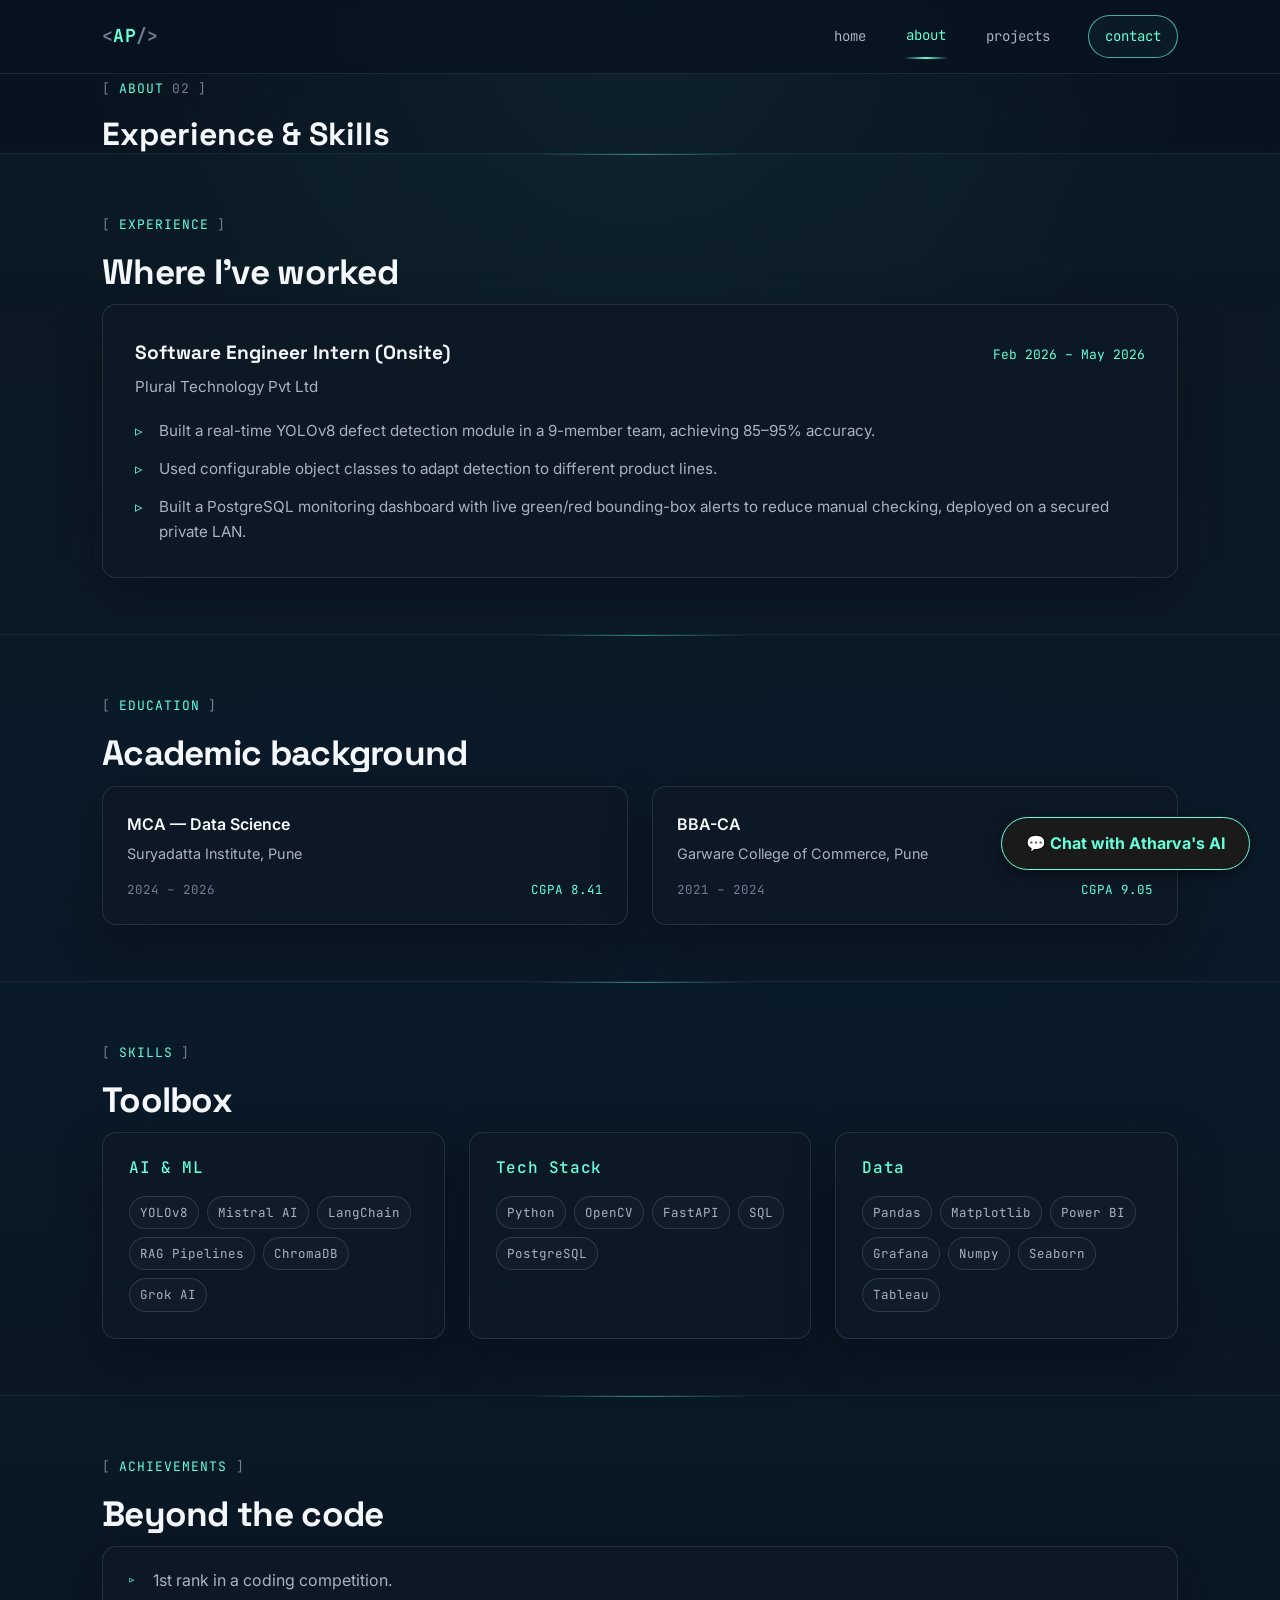
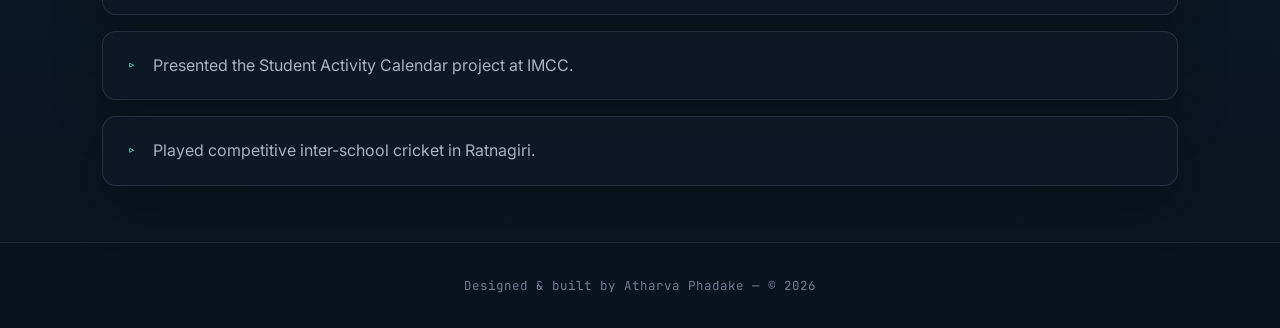
<file: frontend/about.html>
<!DOCTYPE html>
<html lang="en">
<head>
  <meta charset="UTF-8" />
  <meta name="viewport" content="width=device-width, initial-scale=1.0" />
  <title>About — Atharva Phadake</title>
  <meta name="description" content="Experience, education, skills, and achievements of Atharva Phadake." />
  <link rel="preconnect" href="https://fonts.googleapis.com" />
  <link rel="preconnect" href="https://fonts.gstatic.com" crossorigin />
  <link href="https://fonts.googleapis.com/css2?family=Space+Grotesk:wght@500;600;700&family=Inter:wght@400;500;600&family=JetBrains+Mono:wght@400;500&display=swap" rel="stylesheet" />
  <link rel="stylesheet" href="style.css" />
  <!-- <link rel="stylesheet" href="theme.css" /> -->
</head>
<body>

  <header class="navbar">
    <div class="nav-container">
      <a href="index.html" class="nav-logo"><span class="bracket">&lt;</span>AP<span class="bracket">/&gt;</span></a>
      <button class="nav-toggle" id="navToggle" aria-label="Toggle navigation menu" aria-expanded="false" aria-controls="navLinks">
        <span></span><span></span><span></span>
      </button>
      <nav class="nav-links" id="navLinks">
        <a href="index.html">home</a>
        <a href="about.html" class="active">about</a>
        <a href="projects.html">projects</a>
        <a href="contact.html" class="nav-cta">contact</a>
      </nav>
    </div>
  </header>

  <main>
    <div class="container page-header">
      <span class="tag">about <span class="confidence">02</span></span>
      <h1>Experience &amp; Skills</h1>
    </div>

    <section class="section">
      <div class="container">
        <span class="tag">experience</span>
        <h2 class="section-heading">Where I've worked</h2>

        <div class="exp-card">
          <div class="exp-top">
            <span class="exp-role">Software Engineer Intern (Onsite)</span>
            <span class="exp-date">Feb 2026 – May 2026</span>
          </div>
          <p class="exp-org">Plural Technology Pvt Ltd</p>
          <ul class="exp-list">
            <li>Built a real-time YOLOv8 defect detection module in a 9-member team, achieving 85–95% accuracy.</li>
            <li>Used configurable object classes to adapt detection to different product lines.</li>
            <li>Built a PostgreSQL monitoring dashboard with live green/red bounding-box alerts to reduce manual checking, deployed on a secured private LAN.</li>
          </ul>
        </div>
      </div>
    </section>

    <section class="section">
      <div class="container">
        <span class="tag">education</span>
        <h2 class="section-heading">Academic background</h2>

        <div class="edu-grid">
          <div class="edu-card">
            <p class="edu-degree">MCA — Data Science</p>
            <p class="edu-school">Suryadatta Institute, Pune</p>
            <div class="edu-meta">
              <span>2024 – 2026</span>
              <span class="score">CGPA 8.41</span>
            </div>
          </div>
          <div class="edu-card">
            <p class="edu-degree">BBA-CA</p>
            <p class="edu-school">Garware College of Commerce, Pune</p>
            <div class="edu-meta">
              <span>2021 – 2024</span>
              <span class="score">CGPA 9.05</span>
            </div>
          </div>
        </div>
      </div>
    </section>

    <section class="section">
      <div class="container">
        <span class="tag">skills</span>
        <h2 class="section-heading">Toolbox</h2>

        <div class="skills-grid">
          <div class="skill-group">
            <h3>AI &amp; ML</h3>
            <div class="skill-tags">
              <span>YOLOv8</span>
              <span>Mistral AI</span>
              <span>LangChain</span>
              <span>RAG Pipelines</span>
              <span>ChromaDB</span>
              <span>Grok AI</span>
            </div>
          </div>
          <div class="skill-group">
            <h3>Tech Stack</h3>
            <div class="skill-tags">
              <span>Python</span>
              <span>OpenCV</span>
              <span>FastAPI</span>
              <span>SQL</span>
              <span>PostgreSQL</span>
            </div>
          </div>
          <div class="skill-group">
            <h3>Data</h3>
            <div class="skill-tags">
              <span>Pandas</span>
              <span>Matplotlib</span>
              <span>Power BI</span>
              <span>Grafana</span>
              <span>Numpy</span>
              <span>Seaborn</span>
              <span>Tableau</span>
            </div>
          </div>
        </div>
      </div>
    </section>

    <section class="section">
      <div class="container">
        <span class="tag">achievements</span>
        <h2 class="section-heading">Beyond the code</h2>

        <div class="achieve-list">
          <div class="achieve-item">
            <span class="achieve-mark">▹</span>
            <p>1st rank in a coding competition.</p>
          </div>
          <div class="achieve-item">
            <span class="achieve-mark">▹</span>
            <p>Presented the Student Activity Calendar project at IMCC.</p>
          </div>
          <div class="achieve-item">
            <span class="achieve-mark">▹</span>
            <p>Played competitive inter-school cricket in Ratnagiri.</p>
          </div>
        </div>
      </div>
    </section>
  </main>

  <footer class="site-footer">
    <p>Designed &amp; built by Atharva Phadake — &copy; 2026</p>
  </footer>

  <a href="index.html#chat-widget-container" id="chat-redirect-tag">
    💬 Chat with Atharva's AI
  </a>
  <script src="script.js"></script>
</body>
</html>
</file>
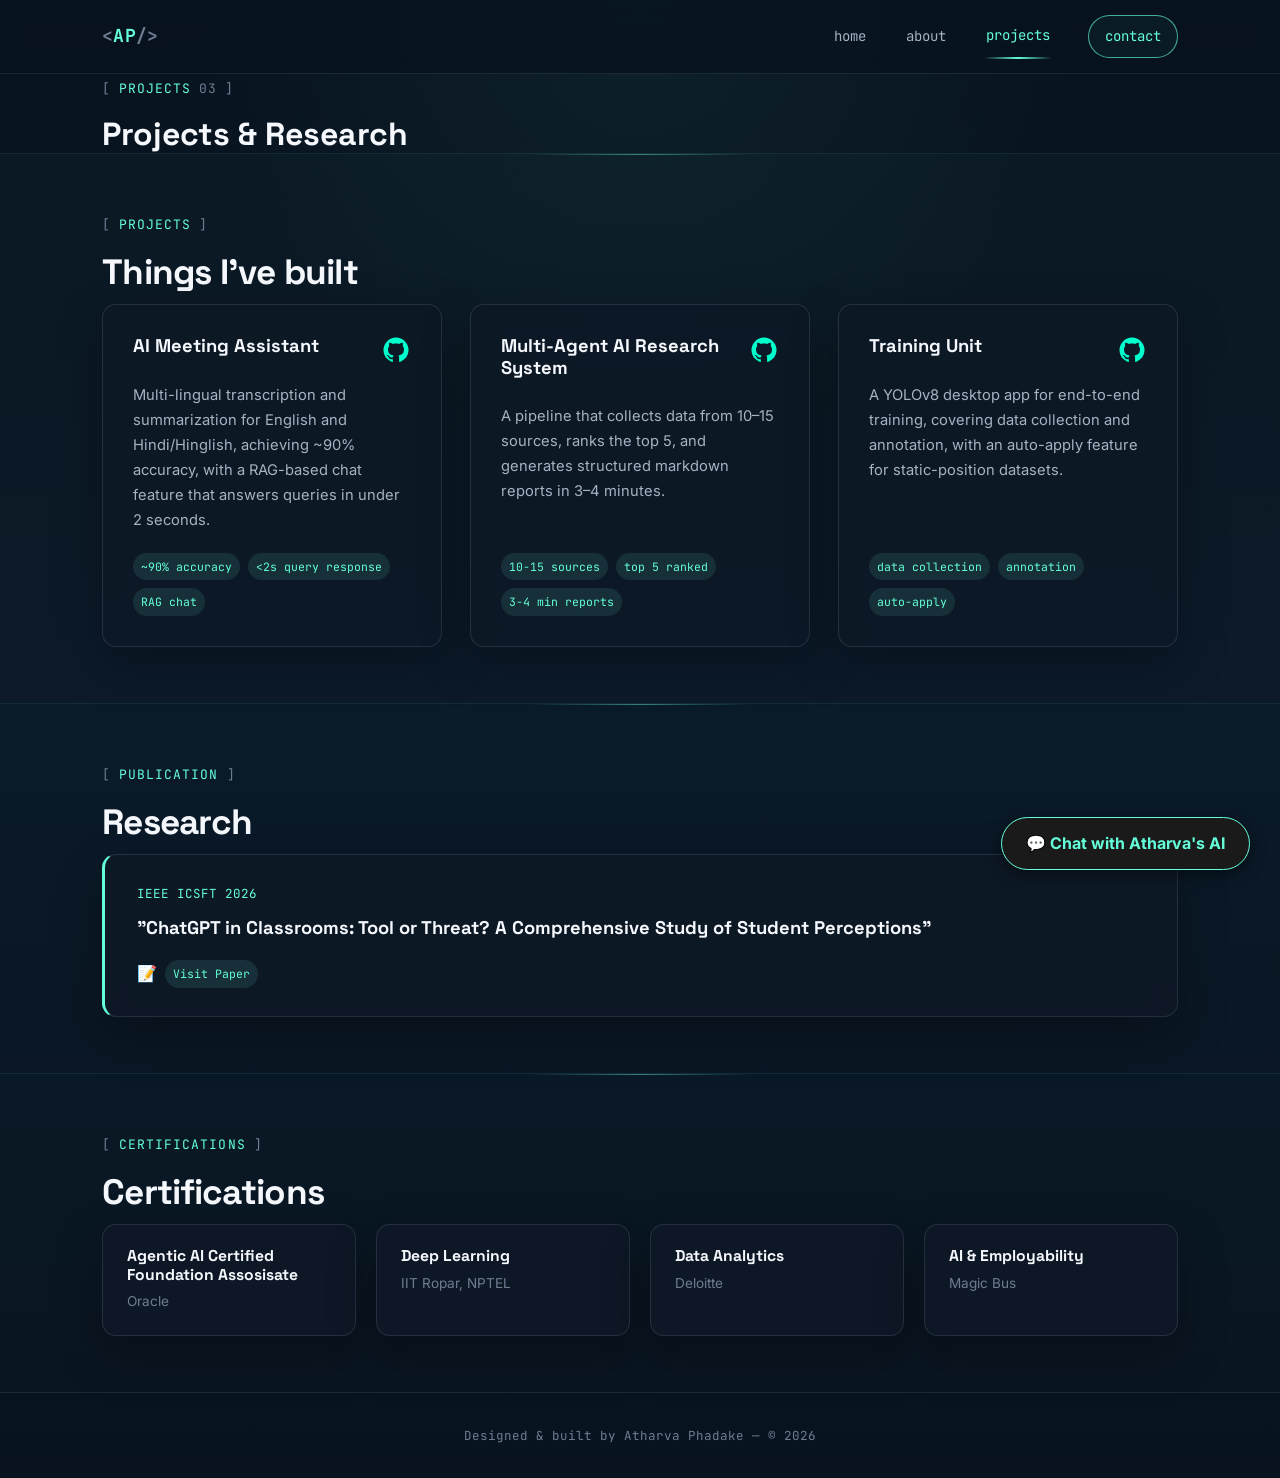
<file: frontend/projects.html>
<!DOCTYPE html>
<html lang="en">
<head>
  <meta charset="UTF-8" />
  <meta name="viewport" content="width=device-width, initial-scale=1.0" />
  <title>Projects — Atharva Phadake</title>
  <meta name="description" content="Projects, research, and certifications by Atharva Phadake." />
  <link rel="preconnect" href="https://fonts.googleapis.com" />
  <link rel="preconnect" href="https://fonts.gstatic.com" crossorigin />
  <link href="https://fonts.googleapis.com/css2?family=Space+Grotesk:wght@500;600;700&family=Inter:wght@400;500;600&family=JetBrains+Mono:wght@400;500&display=swap" rel="stylesheet" />
  <link rel="stylesheet" href="style.css" />
   <!-- <link rel="stylesheet" href="theme.css" /> -->
</head>
<body>

  <header class="navbar">
    <div class="nav-container">
      <a href="index.html" class="nav-logo"><span class="bracket">&lt;</span>AP<span class="bracket">/&gt;</span></a>
      <button class="nav-toggle" id="navToggle" aria-label="Toggle navigation menu" aria-expanded="false" aria-controls="navLinks">
        <span></span><span></span><span></span>
      </button>
      <nav class="nav-links" id="navLinks">
        <a href="index.html">home</a>
        <a href="about.html">about</a>
        <a href="projects.html" class="active">projects</a>
        <a href="contact.html" class="nav-cta">contact</a>
      </nav>
    </div>
  </header>

  <main>
    <div class="container page-header">
      <span class="tag">projects <span class="confidence">03</span></span>
      <h1>Projects &amp; Research</h1>
    </div>

    <section class="section">
      <div class="container">
        <span class="tag">projects</span>
        <h2 class="section-heading">Things I've built</h2>

        <div class="project-grid">
          <article class="project-card">
            <div class="project-top">
              <h3>AI Meeting Assistant</h3>
              <a href="https://github.com/phadake111/AI-Video-Assistant" class="project-git-link" target="_blank" rel="noopener noreferrer" aria-label="View source code on GitHub">
                <svg viewBox="0 0 24 24" width="30" height="30" aria-hidden="true"><path fill="currentColor" d="M12 2A10 10 0 0 0 2 12c0 4.42 2.87 8.17 6.84 9.5.5.08.66-.23.66-.5v-1.69c-2.77.6-3.36-1.34-3.36-1.34-.46-1.16-1.11-1.47-1.11-1.47-.9-.62.07-.6.07-.6 1 .07 1.53 1.03 1.53 1.03.9 1.52 2.34 1.07 2.91.83.1-.65.35-1.09.63-1.34-2.22-.25-4.55-1.11-4.55-4.94 0-1.1.38-2 1.03-2.71-.1-.25-.45-1.29.1-2.64 0 0 .84-.27 2.75 1.02.79-.22 1.65-.33 2.5-.33.85 0 1.71.11 2.5.33 1.91-1.29 2.75-1.02 2.75-1.02.55 1.35.2 2.39.1 2.64.65.71 1.03 1.6 1.03 2.71 0 3.84-2.34 4.68-4.57 4.93.36.31.68.92.68 1.85V21c0 .27.16.59.67.5C19.14 20.16 22 16.42 22 12A10 10 0 0 0 12 2z"/></svg>
              </a>
              <!-- <span class="project-glyph">◎</span> -->
            </div>
            <p>Multi-lingual transcription and summarization for English and Hindi/Hinglish, achieving ~90% accuracy, with a RAG-based chat feature that answers queries in under 2 seconds.</p>
            <div class="project-stats">
              <span>~90% accuracy</span>
              <span>&lt;2s query response</span>
              <span>RAG chat</span>
            </div>
          </article>

          <article class="project-card">
            <div class="project-top">
              <h3>Multi-Agent AI Research System</h3>
              <a href="https://github.com/phadake111/AI-Research-assistant" class="project-git-link" target="_blank" rel="noopener noreferrer" aria-label="View source code on GitHub">
                <svg viewBox="0 0 24 24" width="30" height="30" aria-hidden="true"><path fill="currentColor" d="M12 2A10 10 0 0 0 2 12c0 4.42 2.87 8.17 6.84 9.5.5.08.66-.23.66-.5v-1.69c-2.77.6-3.36-1.34-3.36-1.34-.46-1.16-1.11-1.47-1.11-1.47-.9-.62.07-.6.07-.6 1 .07 1.53 1.03 1.53 1.03.9 1.52 2.34 1.07 2.91.83.1-.65.35-1.09.63-1.34-2.22-.25-4.55-1.11-4.55-4.94 0-1.1.38-2 1.03-2.71-.1-.25-.45-1.29.1-2.64 0 0 .84-.27 2.75 1.02.79-.22 1.65-.33 2.5-.33.85 0 1.71.11 2.5.33 1.91-1.29 2.75-1.02 2.75-1.02.55 1.35.2 2.39.1 2.64.65.71 1.03 1.6 1.03 2.71 0 3.84-2.34 4.68-4.57 4.93.36.31.68.92.68 1.85V21c0 .27.16.59.67.5C19.14 20.16 22 16.42 22 12A10 10 0 0 0 12 2z"/></svg>
              </a>
              <!-- <span class="project-glyph">◎</span> -->
            </div>
            <p>A pipeline that collects data from 10–15 sources, ranks the top 5, and generates structured markdown reports in 3–4 minutes.</p>
            <div class="project-stats">
              <span>10-15 sources</span>
              <span>top 5 ranked</span>
              <span>3-4 min reports</span>
            </div>
          </article>

          <article class="project-card">
            <div class="project-top">
              <h3>Training Unit</h3>
              <a href="https://github.com/phadake111/Training-Unit" class="project-git-link" target="_blank" rel="noopener noreferrer" aria-label="View source code on GitHub">
                <svg viewBox="0 0 24 24" width="30" height="30" aria-hidden="true"><path fill="currentColor" d="M12 2A10 10 0 0 0 2 12c0 4.42 2.87 8.17 6.84 9.5.5.08.66-.23.66-.5v-1.69c-2.77.6-3.36-1.34-3.36-1.34-.46-1.16-1.11-1.47-1.11-1.47-.9-.62.07-.6.07-.6 1 .07 1.53 1.03 1.53 1.03.9 1.52 2.34 1.07 2.91.83.1-.65.35-1.09.63-1.34-2.22-.25-4.55-1.11-4.55-4.94 0-1.1.38-2 1.03-2.71-.1-.25-.45-1.29.1-2.64 0 0 .84-.27 2.75 1.02.79-.22 1.65-.33 2.5-.33.85 0 1.71.11 2.5.33 1.91-1.29 2.75-1.02 2.75-1.02.55 1.35.2 2.39.1 2.64.65.71 1.03 1.6 1.03 2.71 0 3.84-2.34 4.68-4.57 4.93.36.31.68.92.68 1.85V21c0 .27.16.59.67.5C19.14 20.16 22 16.42 22 12A10 10 0 0 0 12 2z"/></svg>
              </a>
              <!-- <span class="project-glyph">◎</span> -->
            </div>
            <p>A YOLOv8 desktop app for end-to-end training, covering data collection and annotation, with an auto-apply feature for static-position datasets.</p>
            <div class="project-stats">
              <span>data collection</span>
              <span>annotation</span>
              <span>auto-apply</span>
            </div>
          </article>
        </div>
      </div>
    </section>

    <section class="section">
      <div class="container">
        <span class="tag">publication</span>
        <h2 class="section-heading">Research</h2>

        <div class="pub-card">
          <span class="pub-venue">IEEE ICSFT 2026</span>
          <h3>"ChatGPT in Classrooms: Tool or Threat? A Comprehensive Study of Student Perceptions"</h3>

          <div class="project-stats">
            📝
            <span>
                <a href="https://doi.org/10.1109/ICSFT67370.2026.11566611" target="_blank">
                    Visit Paper
                </a>
            </span>
        </div>
        </div>
        
      </div>
    </section>

    <section class="section">
      <div class="container">
        <span class="tag">certifications</span>
        <h2 class="section-heading">Certifications</h2>

        <div class="cert-grid">
          <div class="cert-card">
            <h4>Agentic AI Certified Foundation Assosisate</h4>
            <p>Oracle</p>
          </div>
          <div class="cert-card">
            <h4>Deep Learning</h4>
            <p>IIT Ropar, NPTEL</p>
          </div>
          <div class="cert-card">
            <h4>Data Analytics</h4>
            <p>Deloitte</p>
          </div>
          <div class="cert-card">
            <h4>AI &amp; Employability</h4>
            <p>Magic Bus</p>
          </div>
        </div>
      </div>
    </section>
  </main>

  <footer class="site-footer">
    <p>Designed &amp; built by Atharva Phadake — &copy; 2026</p>
  </footer>

  <a href="index.html#chat-widget-container" id="chat-redirect-tag">
    💬 Chat with Atharva's AI
  </a>
  <script src="script.js"></script>
</body>
</html>
</file>
<file: frontend/style.css>
/* ==========================================================================
Atharva Phadake — Portfolio
Hybrid Dark Neon + Minimal Pro Theme
========================================================================== */

:root {
  /* Colors */
  --bg: #08131f;
  --bg-alt: #0d1724;
  --bg-card: rgba(14, 24, 38, 0.88);
  --border: rgba(148, 163, 184, 0.18);
  --border-hover: rgba(100, 255, 218, 0.9);
  --text-primary: #f5f8fc;
  --text-secondary: #a7b2c3;
  --text-tertiary: #6f7d92;
  --accent: #64ffda;
  --accent-soft: rgba(100, 255, 218, 0.10);
  --accent-glow: rgba(100, 255, 218, 0.22);
  --danger: #ff6b6b;

  /* Typography */
  --font-display: "Space Grotesk", "Segoe UI", sans-serif;
  --font-body: "Inter", "Segoe UI", sans-serif;
  --font-mono: "JetBrains Mono", "SFMono-Regular", Consolas, monospace;

  /* Layout */
  --max-width: 1140px;
  --nav-height: 74px;
  --radius: 14px;
  --radius-sm: 10px;
  --transition: 220ms cubic-bezier(0.4, 0, 0.2, 1);
  --shadow-lg: 0 18px 50px rgba(0, 0, 0, 0.28);
  --shadow-glow: 0 0 0 1px rgba(100, 255, 218, 0.12), 0 12px 34px rgba(100, 255, 218, 0.08);
}

@media (prefers-reduced-motion: reduce) {
  *,
  *::before,
  *::after {
    animation-duration: 0.01ms !important;
    animation-iteration-count: 1 !important;
    transition-duration: 0.01ms !important;
    scroll-behavior: auto !important;
  }
}

/* ==========================================================================
Base reset
========================================================================== */

*,
*::before,
*::after {
  box-sizing: border-box;
  margin: 0;
  padding: 0;
}

html {
  scroll-behavior: smooth;
}

body {
  min-height: 100vh;
  overflow-x: hidden;
  background:
    radial-gradient(circle at top, rgba(100, 255, 218, 0.06), transparent 28%),
    linear-gradient(180deg, #08131f 0%, #091726 45%, #08131f 100%);
  color: var(--text-secondary);
  font-family: var(--font-body);
  font-size: 16px;
  line-height: 1.7;
  -webkit-font-smoothing: antialiased;
  text-rendering: optimizeLegibility;
}

img {
  display: block;
  max-width: 100%;
}

a {
  color: inherit;
  text-decoration: none;
}

ul {
  list-style: none;
}

button {
  cursor: pointer;
  font-family: inherit;
}

h1,
h2,
h3,
h4 {
  color: var(--text-primary);
  font-family: var(--font-display);
  font-weight: 700;
  line-height: 1.15;
}

:focus-visible {
  outline: 2px solid var(--accent);
  outline-offset: 3px;
  border-radius: 4px;
}

.container {
  max-width: var(--max-width);
  margin: 0 auto;
  padding: 0 32px;
}

/* ==========================================================================
Shared section tag
========================================================================== */

.tag {
  display: inline-flex;
  align-items: center;
  gap: 8px;
  margin-bottom: 16px;
  color: var(--accent);
  font-family: var(--font-mono);
  font-size: 13px;
  letter-spacing: 0.08em;
  text-transform: uppercase;
}

.tag::before {
  content: "[";
  color: var(--text-tertiary);
}

.tag::after {
  content: "]";
  color: var(--text-tertiary);
}

.tag .confidence {
  color: var(--text-tertiary);
}

/* ==========================================================================
Navbar
========================================================================== */

.navbar {
  position: sticky;
  top: 0;
  z-index: 100;
  display: flex;
  align-items: center;
  height: var(--nav-height);
  background: rgba(8, 19, 31, 0.72);
  backdrop-filter: blur(16px);
  -webkit-backdrop-filter: blur(16px);
  border-bottom: 1px solid rgba(148, 163, 184, 0.14);
}

.nav-container {
  width: 100%;
  max-width: var(--max-width);
  margin: 0 auto;
  padding: 0 32px;
  display: flex;
  align-items: center;
  justify-content: space-between;
}

.nav-logo {
  color: var(--accent);
  font-family: var(--font-mono);
  font-size: 18px;
  font-weight: 700;
  letter-spacing: 0.02em;
}

.nav-logo .bracket {
  color: var(--text-tertiary);
}

.nav-links {
  display: flex;
  align-items: center;
  gap: 36px;
}

.nav-links a {
  position: relative;
  padding: 6px 2px;
  color: var(--text-secondary);
  font-family: var(--font-mono);
  font-size: 14px;
  transition: color var(--transition), transform var(--transition);
}

.nav-links a:hover,
.nav-links a:focus-visible,
.nav-links a.active {
  color: var(--accent);
  transform: translateY(-1px);
}

.nav-links a.active::after {
  content: "";
  position: absolute;
  left: 0;
  right: 0;
  bottom: -6px;
  height: 2px;
  background: linear-gradient(90deg, transparent, var(--accent), transparent);
  border-radius: 999px;
}

.nav-cta {
  padding: 9px 16px !important;
  color: var(--accent) !important;
  border: 1px solid rgba(100, 255, 218, 0.65);
  border-radius: 999px;
  background: rgba(100, 255, 218, 0.04);
}

.nav-cta:hover {
  background: var(--accent-soft);
  box-shadow: 0 10px 28px rgba(100, 255, 218, 0.12);
}

.nav-toggle {
  display: none;
  flex-direction: column;
  gap: 5px;
  z-index: 200;
  padding: 8px;
  background: none;
  border: none;
}

.nav-toggle span {
  width: 24px;
  height: 2px;
  background: var(--accent);
  border-radius: 2px;
  transition: transform var(--transition), opacity var(--transition);
}

.nav-toggle.open span:nth-child(1) {
  transform: translateY(7px) rotate(45deg);
}

.nav-toggle.open span:nth-child(2) {
  opacity: 0;
}

.nav-toggle.open span:nth-child(3) {
  transform: translateY(-7px) rotate(-45deg);
}

/* ==========================================================================
Buttons
========================================================================== */

.btn {
  display: inline-flex;
  align-items: center;
  justify-content: center;
  gap: 8px;
  padding: 13px 24px;
  border: 1px solid rgba(100, 255, 218, 0.65);
  border-radius: 999px;
  font-family: var(--font-mono);
  font-size: 14px;
  letter-spacing: 0.02em;
  transition: transform var(--transition), background var(--transition), box-shadow var(--transition), border-color var(--transition), color var(--transition);
}

.btn:hover {
  transform: translateY(-2px);
}

.btn-primary {
  background: linear-gradient(135deg, rgba(100, 255, 218, 0.16), rgba(100, 255, 218, 0.08));
  color: var(--accent);
  box-shadow: 0 12px 30px rgba(100, 255, 218, 0.08);
}

.btn-primary:hover {
  box-shadow: 0 18px 38px rgba(100, 255, 218, 0.18);
}

.btn-ghost {
  border-color: rgba(148, 163, 184, 0.26);
  color: var(--text-primary);
  background: rgba(255, 255, 255, 0.01);
}

.btn-ghost:hover {
  border-color: var(--accent);
  color: var(--accent);
  background: rgba(100, 255, 218, 0.05);
}

/* ==========================================================================
Hero
========================================================================== */

.hero {
  min-height: calc(100vh - var(--nav-height));
  display: flex;
  align-items: center;
  padding: 70px 0 60px;
}

.hero-grid {
  display: grid;
  grid-template-columns: 1fr;
  gap: 10px;
}

.hero-eyebrow {
  margin-bottom: 20px;
  color: var(--accent);
  font-family: var(--font-mono);
  font-size: 15px;
  letter-spacing: 0.06em;
}

.hero-frame {
  position: relative;
  display: inline-block;
  padding: 20px 10px;
}

.hero-name {
  color: var(--text-primary);
  font-size: clamp(2.8rem, 7vw, 5rem);
  font-weight: 800;
  letter-spacing: -0.04em;
}

.hero-frame::before,
.hero-frame::after {
  content: "";
  position: absolute;
  width: 24px;
  height: 24px;
  border: 2px solid var(--accent);
  opacity: 0;
  animation: lock-on 3.2s ease-in-out infinite;
}

.hero-frame::before {
  top: 0;
  left: 0;
  border-right: none;
  border-bottom: none;
}

.hero-frame::after {
  right: 0;
  bottom: 0;
  border-left: none;
  border-top: none;
  animation-delay: 3.2s;
}

.hero-tag {
  position: absolute;
  right: 4px;
  bottom: -6px;
  padding: 2px 7px;
  background: var(--bg);
  color: var(--accent);
  font-family: var(--font-mono);
  font-size: 12px;
  opacity: 0;
  animation: lock-on 3.2s ease-in-out infinite;
}

@keyframes lock-on {
  0% {
    opacity: 0;
    transform: scale(1.4);
  }
  8% {
    opacity: 1;
    transform: scale(1);
  }
  70% {
    opacity: 1;
    transform: scale(1);
  }
  85%,
  100% {
    opacity: 0;
  }
}

.hero-tagline {
  max-width: 640px;
  margin-top: 24px;
  color: var(--text-secondary);
  font-size: clamp(1.05rem, 2.4vw, 1.4rem);
}

.hero-actions {
  display: flex;
  flex-wrap: wrap;
  gap: 16px;
  margin-top: 40px;
}

/* ==========================================================================
Shared sections
========================================================================== */

.highlights,
.section {
  position: relative;
  padding: 88px 0;
  border-top: 1px solid rgba(100, 255, 218, 0.08);
}

.highlights {
  background: linear-gradient(180deg, rgba(255, 255, 255, 0.01), rgba(100, 255, 218, 0.02));
}

.section {
  padding: 56px 0;
  background: linear-gradient(180deg, rgba(100, 255, 218, 0.02), rgba(255, 255, 255, 0.01));
}

.section::before,
.highlights::before {
  content: "";
  position: absolute;
  top: 0;
  left: 50%;
  width: min(220px, 30vw);
  height: 1px;
  transform: translateX(-50%);
  background: linear-gradient(90deg, transparent, rgba(100, 255, 218, 0.45), transparent);
}

.section-heading {
  margin-bottom: 12px;
  font-size: clamp(1.7rem, 3vw, 2.2rem);
  letter-spacing: -0.02em;
}

.section-lead {
  max-width: 560px;
  margin-bottom: 48px;
  color: var(--text-secondary);
}

/* ==========================================================================
Cards and grids
========================================================================== */

.highlight-grid,
.skills-grid,
.edu-grid,
.cert-grid,
.project-grid {
  display: grid;
  gap: 24px;
}

.highlight-grid {
  grid-template-columns: repeat(auto-fit, minmax(260px, 1fr));
}

.skills-grid {
  grid-template-columns: repeat(auto-fit, minmax(260px, 1fr));
}

.edu-grid {
  grid-template-columns: repeat(auto-fit, minmax(280px, 1fr));
}

.cert-grid {
  grid-template-columns: repeat(auto-fit, minmax(240px, 1fr));
  gap: 20px;
}

.project-grid {
  grid-template-columns: repeat(auto-fit, minmax(300px, 1fr));
  gap: 28px;
}

.highlight-card,
.exp-card,
.edu-card,
.skill-group,
.project-card,
.cert-card,
.pub-card,
.contact-form,
.achieve-item {
  background: var(--bg-card);
  border: 1px solid var(--border);
  border-radius: var(--radius);
  box-shadow: var(--shadow-lg);
  backdrop-filter: blur(10px);
}

.highlight-card,
.exp-card,
.edu-card,
.skill-group,
.project-card,
.cert-card {
  transition: transform var(--transition), border-color var(--transition), box-shadow var(--transition);
}

.highlight-card:hover,
.exp-card:hover,
.edu-card:hover,
.cert-card:hover,
.project-card:hover {
  transform: translateY(-5px);
  border-color: rgba(100, 255, 218, 0.55);
  box-shadow: var(--shadow-glow);
}

.highlight-card {
  padding: 28px;
}

.highlight-index {
  display: block;
  margin-bottom: 16px;
  color: var(--text-tertiary);
  font-family: var(--font-mono);
  font-size: 13px;
}

.highlight-card h3,
.project-card h3 {
  margin-bottom: 10px;
  font-size: 1.15rem;
}

.highlight-card p,
.project-card p {
  font-size: 0.95rem;
}

.exp-card {
  padding: 32px;
}

.exp-top {
  display: flex;
  flex-wrap: wrap;
  justify-content: space-between;
  align-items: baseline;
  gap: 8px;
  margin-bottom: 4px;
}

.exp-role {
  color: var(--text-primary);
  font-family: var(--font-display);
  font-size: 1.2rem;
  font-weight: 700;
}

.exp-date {
  color: var(--accent);
  font-family: var(--font-mono);
  font-size: 13px;
}

.exp-org {
  margin-bottom: 18px;
  color: var(--text-secondary);
  font-size: 0.95rem;
}

.exp-list {
  display: flex;
  flex-direction: column;
  gap: 12px;
}

.exp-list li {
  position: relative;
  padding-left: 24px;
  font-size: 0.95rem;
}

.exp-list li::before {
  content: "▹";
  position: absolute;
  left: 0;
  color: var(--accent);
}

.edu-card {
  padding: 24px;
}

.edu-degree {
  margin-bottom: 4px;
  color: var(--text-primary);
  font-weight: 600;
}

.edu-school {
  margin-bottom: 12px;
  font-size: 0.9rem;
}

.edu-meta {
  display: flex;
  justify-content: space-between;
  color: var(--text-tertiary);
  font-family: var(--font-mono);
  font-size: 12.5px;
}

.edu-meta .score {
  color: var(--accent);
}

.skill-group {
  padding: 26px;
}

.skill-group h3 {
  margin-bottom: 18px;
  color: var(--accent);
  font-family: var(--font-mono);
  font-size: 1rem;
  font-weight: 500;
  letter-spacing: 0.04em;
}

.skill-tags {
  display: flex;
  flex-wrap: wrap;
  gap: 8px;
}

.skill-tags span {
  padding: 5px 10px;
  border: 1px solid rgba(148, 163, 184, 0.22);
  border-radius: 999px;
  color: var(--text-secondary);
  font-family: var(--font-mono);
  font-size: 12.5px;
  background: rgba(255, 255, 255, 0.02);
  transition: color var(--transition), border-color var(--transition), background var(--transition);
}

.skill-tags span:hover {
  color: var(--accent);
  border-color: var(--accent);
  background: rgba(100, 255, 218, 0.06);
}

.project-card {
  display: flex;
  flex-direction: column;
  padding: 30px;
}

.project-top {
  display: flex;
  justify-content: space-between;
  align-items: flex-start;
  margin-bottom: 16px;
}

.project-glyph {
  color: var(--accent);
  font-family: var(--font-mono);
  font-size: 22px;
}

.project-card p {
  flex-grow: 1;
  font-size: 0.92rem;
}

.project-stats {
  display: flex;
  flex-wrap: wrap;
  gap: 8px;
  margin-top: 20px;
}

.project-stats span {
  padding: 4px 8px;
  border-radius: 999px;
  background: rgba(100, 255, 218, 0.10);
  color: var(--accent);
  font-family: var(--font-mono);
  font-size: 11.5px;
}

.pub-card {
  padding: 28px 32px;
  border-left: 3px solid var(--accent);
}

.pub-venue {
  display: block;
  margin-bottom: 10px;
  color: var(--accent);
  font-family: var(--font-mono);
  font-size: 12.5px;
}

.pub-card h3 {
  font-size: 1.15rem;
  line-height: 1.4;
}

.cert-card {
  padding: 22px 24px;
}

.cert-card h4 {
  margin-bottom: 6px;
  font-size: 0.98rem;
}

.cert-card p {
  color: var(--text-tertiary);
  font-size: 0.85rem;
}

.achieve-list {
  display: flex;
  flex-direction: column;
  gap: 16px;
}

.achieve-item {
  display: flex;
  gap: 16px;
  align-items: flex-start;
  padding: 20px 24px;
}

.achieve-mark {
  flex-shrink: 0;
  color: var(--accent);
  font-family: var(--font-mono);
}

/* ==========================================================================
Contact
========================================================================== */

.contact-layout {
  display: grid;
  grid-template-columns: 1fr 1.3fr;
  gap: 48px;
}

.contact-info-list {
  display: flex;
  flex-direction: column;
  gap: 20px;
  margin-top: 8px;
}

.contact-info-item {
  display: flex;
  flex-direction: column;
  gap: 4px;
}

.contact-info-item .label {
  color: var(--text-tertiary);
  font-family: var(--font-mono);
  font-size: 12px;
  letter-spacing: 0.04em;
}

.contact-info-item .value {
  color: var(--text-primary);
  font-size: 1rem;
  transition: color var(--transition);
}

.contact-info-item a.value:hover {
  color: var(--accent);
}

.social-links {
  display: flex;
  gap: 14px;
  margin-top: 32px;
}

.social-links a {
  display: flex;
  width: 42px;
  height: 42px;
  align-items: center;
  justify-content: center;
  border: 1px solid rgba(148, 163, 184, 0.22);
  border-radius: var(--radius-sm);
  color: var(--text-secondary);
  font-family: var(--font-mono);
  font-size: 13px;
  background: rgba(255, 255, 255, 0.02);
  transition: color var(--transition), border-color var(--transition), transform var(--transition), background var(--transition);
}

.social-links a:hover {
  transform: translateY(-3px);
  border-color: var(--accent);
  color: var(--accent);
  background: rgba(100, 255, 218, 0.06);
}

.contact-form {
  display: flex;
  flex-direction: column;
  gap: 22px;
  padding: 36px;
}

.form-field {
  display: flex;
  flex-direction: column;
  gap: 8px;
}

.form-field label {
  color: var(--text-secondary);
  font-family: var(--font-mono);
  font-size: 13px;
}

.form-field input,
.form-field textarea {
  padding: 12px 14px;
  border: 1px solid rgba(148, 163, 184, 0.22);
  border-radius: var(--radius-sm);
  background: rgba(13, 23, 36, 0.9);
  color: var(--text-primary);
  font-family: var(--font-body);
  font-size: 0.95rem;
  resize: vertical;
  transition: border-color var(--transition), box-shadow var(--transition), background var(--transition);
}

.form-field input:focus,
.form-field textarea:focus {
  outline: none;
  border-color: var(--accent);
  box-shadow: 0 0 0 3px rgba(100, 255, 218, 0.12);
}

.form-status {
  min-height: 18px;
  color: var(--accent);
  font-family: var(--font-mono);
  font-size: 13px;
}

.form-status[data-state="error"] {
  color: var(--danger);
}

/* ==========================================================================
Footer
========================================================================== */

.site-footer {
  padding: 32px 0;
  border-top: 1px solid rgba(148, 163, 184, 0.14);
  text-align: center;
}

.site-footer p {
  color: var(--text-tertiary);
  font-family: var(--font-mono);
  font-size: 12.5px;
}

/* ==========================================================================
Responsive
========================================================================== */

@media (max-width: 860px) {
  .contact-layout {
    grid-template-columns: 1fr;
  }

  .hero {
    min-height: auto;
    padding: 58px 0 52px;
  }
}

@media (max-width: 720px) {
  .nav-toggle {
    display: flex;
  }

  .nav-links {
    position: fixed;
    top: var(--nav-height);
    inset: 0 0 0 28%;
    height: calc(100vh - var(--nav-height));
    flex-direction: column;
    align-items: flex-start;
    gap: 28px;
    padding: 40px 32px;
    background: rgba(13, 23, 36, 0.98);
    border-left: 1px solid rgba(148, 163, 184, 0.14);
    transform: translateX(100%);
    transition: transform var(--transition);
    box-shadow: -24px 0 40px rgba(0, 0, 0, 0.25);
  }

  .nav-links.open {
    transform: translateX(0);
  }

  .nav-cta {
    margin-top: 8px;
  }

  .project-grid,
  .highlight-grid,
  .skills-grid,
  .edu-grid,
  .cert-grid {
    grid-template-columns: 1fr;
  }
}

@media (max-width: 480px) {
  .container {
    padding: 0 20px;
  }

  .hero-actions {
    flex-direction: column;
    align-items: stretch;
  }

  .contact-form {
    padding: 24px;
  }

  .exp-card,
  .project-card,
  .highlight-card,
  .skill-group,
  .edu-card,
  .pub-card {
    padding-left: 20px;
    padding-right: 20px;
  }
}

/* ============================================== */
/* 1. MAIN CHAT WIDGET STYLES (For index.html) */
/* ============================================== */

#chat-widget-container {
  position: fixed;
  bottom: 30px;
  right: 30px;
  z-index: 9999;
  font-family: sans-serif;
}

#chat-open-btn {
  background-color: #64ffda;
  color: #121212;
  border: none;
  padding: 12px 24px;
  border-radius: 50px;
  font-size: 16px;
  font-weight: bold;
  cursor: pointer;
  box-shadow: 0 4px 15px rgba(100, 255, 218, 0.3);
  transition: transform 0.2s ease;
}

#chat-open-btn:hover {
  transform: scale(1.05);
}

/* Chat Window Box */
#chat-box {
  position: absolute;
  bottom: 60px; /* Button ke thoda upar open hoga */
  right: 0;
  width: 350px;
  height: 450px;
  background-color: #121212;
  border: 1px solid #64ffda;
  border-radius: 10px;
  display: flex;
  flex-direction: column;
  box-shadow: 0 10px 30px rgba(0, 0, 0, 0.7);
  overflow: hidden;
  transition: opacity 0.3s ease;
}

/* Class to hide the chat window */
.chat-hidden {
  display: none !important;
}

/* Header */
.chat-header {
  background-color: #1a1a1a;
  color: #64ffda;
  padding: 15px;
  display: flex;
  justify-content: space-between;
  align-items: center;
  border-bottom: 1px solid #333;
}

.chat-header h4 {
  margin: 0;
  font-size: 16px;
}

#chat-close-btn {
  background: transparent;
  color: #fff;
  border: none;
  font-size: 16px;
  cursor: pointer;
}

/* Messages Area */
.chat-messages {
  flex-grow: 1;
  padding: 15px;
  overflow-y: auto;
  background-color: #121212;
  display: flex;
  flex-direction: column;
  gap: 10px;
}

.bot-msg {
  background-color: #2a2a2a;
  color: #e0e0e0;
  padding: 10px 15px;
  border-radius: 8px;
  font-size: 14px;
  align-self: flex-start;
  max-width: 100%;
  margin: 0;

}

/* Input Area */
.chat-input-area {
  display: flex;
  border-top: 1px solid #333;
  background-color: #1a1a1a;
}

#chat-input {
  flex-grow: 1;
  padding: 15px;
  background: transparent;
  border: none;
  color: #fff;
  outline: none;
}

#chat-send-btn {
  background-color: #64ffda;
  color: #121212;
  border: none;
  padding: 0 20px;
  font-weight: bold;
  cursor: pointer;
}

/* ============================================== */
/* 2. REDIRECT TAG STYLES (For other pages) */
/* ============================================== */

#chat-redirect-tag {
  position: fixed;
  bottom: 30px;
  right: 30px;
  background-color: #1a1a1a;
  color: #64ffda;
  border: 1px solid #64ffda;
  padding: 12px 24px;
  border-radius: 50px;
  text-decoration: none;
  font-size: 16px;
  font-weight: bold;
  z-index: 9999;
  box-shadow: 0 4px 15px rgba(0, 0, 0, 0.5);
  transition: transform 0.2s ease, background-color 0.2s ease;
}

#chat-redirect-tag:hover {
  transform: scale(1.05);
  background-color: #64ffda;
  color: #121212;
}

/* ==========================================================================
Hero AI Animation Component
========================================================================== */

.hero-video-container {
  position: relative;
  display: flex;
  justify-content: center;
  align-items: center;
  width: 100%;
  max-width: 480px; /* Limits the element scale on large screens */
  margin: 0 auto;
  overflow: hidden;
}

.hero-video-element {
  width: 100%;
  height: auto;
  object-fit: contain;
  mix-blend-mode: screen; /* Blends dark GIF backgrounds away */
  
  /* Smooth radial gradient mask to clean up boxy edges */
  mask-image: radial-gradient(circle, rgba(0, 0, 0, 1) 45%, rgba(0, 0, 0, 0) 70%);
  -webkit-mask-image: radial-gradient(circle, rgba(0, 0, 0, 1) 45%, rgba(0, 0, 0, 0) 70%);
  
  /* Optional: Subtle glow to match the dark neon accents */
  filter: drop-shadow(0 0 20px var(--accent-glow)); 
  
  /* Inherit reduction values if active */
  transition: transform var(--transition), filter var(--transition);
}

.hero-video-element:hover {
  transform: scale(1.02); /* Slight responsive interactive micro-movement */
  filter: drop-shadow(0 0 30px var(--border-hover));
}
.project-git-link {
  display: flex;
  color: #00ffcc;                  /* Kept at theme color to match tag text */
  flex-shrink: 0;
  animation: neonPulse 2s infinite ease-in-out; /* Continuous 2-second looping animation */
}

/* Keyframe logic that scales the glow strength */
@keyframes neonPulse {
  0%, 100% {
    filter: drop-shadow(0 0 4px rgba(0, 255, 204, 0.4));
    transform: scale(1);          /* Normal size */
  }
  50% {
    filter: drop-shadow(0 0 14px rgba(0, 255, 204, 0.8)) 
            drop-shadow(0 0 25px rgba(0, 255, 204, 0.4));
    transform: scale(1.05);       /* Expands outwards slightly */
  }
}

/* ============================================== */
/* AI RECRUITER MATCHER MODAL STYLES              */
/* ============================================== */

.matcher-modal-overlay {
  position: fixed;
  inset: 0;
  background-color: rgba(8, 19, 31, 0.85);
  backdrop-filter: blur(8px);
  -webkit-backdrop-filter: blur(8px);
  z-index: 10000;
  display: flex;
  align-items: center;
  justify-content: center;
  padding: 20px;
}

.matcher-modal-content {
  width: 100%;
  max-width: 550px;
  background-color: var(--bg-card);
  border: 1px solid var(--accent);
  border-radius: var(--radius);
  box-shadow: var(--shadow-lg), var(--shadow-glow);
  overflow: hidden;
  animation: modalPopIn 0.25s cubic-bezier(0.4, 0, 0.2, 1);
}

@keyframes modalPopIn {
  0% {
    opacity: 0;
    transform: scale(0.95) translateY(10px);
  }
  100% {
    opacity: 1;
    transform: scale(1) translateY(0);
  }
}

.matcher-modal-header {
  background-color: rgba(13, 23, 36, 0.95);
  padding: 18px 24px;
  display: flex;
  justify-content: space-between;
  align-items: center;
  border-bottom: 1px solid var(--border);
}

.matcher-modal-header h3 {
  color: var(--accent);
  font-size: 1.1rem;
  margin: 0;
}

.matcher-close-btn {
  background: transparent;
  color: var(--text-secondary);
  border: none;
  font-size: 16px;
  cursor: pointer;
  transition: color var(--transition);
}

.matcher-close-btn:hover {
  color: var(--accent);
}

.matcher-modal-body {
  padding: 24px;
}
/* ============================================== */
/* CUSTOM SLEEK SCROLLBAR FOR MODAL               */
/* ============================================== */
#modalResultArea::-webkit-scrollbar, #modalJdInput::-webkit-scrollbar,#chat-messages::-webkit-scrollbar, #chat-input::-webkit-scrollbar {
  width: 6px;
}

#modalResultArea::-webkit-scrollbar-track ,#modalJdInput::-webkit-scrollbar-track,#chat-messages::-webkit-scrollbar-track,#chat-input::-webkit-scrollbar-track {
  background: rgba(8, 19, 31, 0.5);
  border-radius: 4px;
}

#modalResultArea::-webkit-scrollbar-thumb,#modalJdInput::-webkit-scrollbar-thumb,#chat-messages::-webkit-scrollbar-thumb ,#chat-input::-webkit-scrollbar-thumb {
  background: rgba(100, 255, 218, 0.3);
  border-radius: 4px;
}

#modalResultArea::-webkit-scrollbar-thumb:hover ,#modalJdInput::-webkit-scrollbar-thumb:hover,#chat-messages::-webkit-scrollbar-thumb:hover,#chat-input::-webkit-scrollbar-thumb:hover {
  background: var(--accent);
  cursor: pointer;
}


/* ============================================== */
/* FLOATING QUICK CHIPS POPUP MENU STYLES         */
/* ============================================== */

.chat-chips-popover {
  position: absolute;
  bottom: 70px; /* Input area ke upar floating card */
  right: 15px;
  width: 250px;
  background: rgba(13, 23, 36, 0.95);
  backdrop-filter: blur(14px);
  -webkit-backdrop-filter: blur(14px);
  border: 1px solid rgba(100, 255, 218, 0.35);
  border-radius: 12px;
  padding: 14px;
  box-shadow: 0 15px 35px rgba(0, 0, 0, 0.7), 0 0 15px rgba(100, 255, 218, 0.1);
  z-index: 100;
  transform-origin: bottom right;
  animation: popoverScale 0.22s cubic-bezier(0.4, 0, 0.2, 1);
}

.chat-chips-popover.chips-hidden {
  display: none !important;
}

@keyframes popoverScale {
  0% {
    opacity: 0;
    transform: scale(0.85) translateY(10px);
  }
  100% {
    opacity: 1;
    transform: scale(1) translateY(0);
  }
}

.chips-header {
  font-size: 11px;
  font-family: var(--font-mono);
  color: var(--text-tertiary);
  text-transform: uppercase;
  letter-spacing: 0.06em;
  margin-bottom: 10px;
  padding-bottom: 6px;
  border-bottom: 1px solid rgba(148, 163, 184, 0.12);
}

.chips-list {
  display: flex;
  flex-direction: column;
  gap: 6px;
}

.chat-chip {
  background: rgba(100, 255, 218, 0.04);
  border: 1px solid rgba(100, 255, 218, 0.18);
  color: var(--text-primary);
  padding: 9px 12px;
  border-radius: 8px;
  font-size: 13px;
  font-family: var(--font-body);
  text-align: left;
  cursor: pointer;
  transition: all 0.2s ease;
  display: flex;
  align-items: center;
  gap: 8px;
}

.chat-chip:hover {
  background: rgba(100, 255, 218, 0.12);
  border-color: var(--accent);
  color: var(--accent);
  transform: translateX(4px); /* Hover par halka sa right move hoga */
}
</file>
<file: frontend/theme.css>
/* ==========================================================================
   Atharva Phadake — Portfolio
   Cyber-Emerald Green & Deep Charcoal Theme
   ========================================================================== */

:root {
  /* Colors - Cyber Emerald & Charcoal Palette */
  --bg: #090d0b;
  --bg-alt: #101714;
  --bg-card: rgba(16, 23, 20, 0.88);
  --border: rgba(156, 163, 175, 0.18);
  --border-hover: rgba(52, 211, 153, 0.9);
  --text-primary: #f3f4f6;
  --text-secondary: #9ca3af;
  --text-tertiary: #6b7280;
  --accent: #34d399;
  --accent-soft: rgba(52, 211, 153, 0.10);
  --accent-glow: rgba(52, 211, 153, 0.22);
  --danger: #f87171;

  /* Typography */
  --font-display: "Space Grotesk", "Segoe UI", sans-serif;
  --font-body: "Inter", "Segoe UI", sans-serif;
  --font-mono: "JetBrains Mono", "SFMono-Regular", Consolas, monospace;

  /* Layout */
  --max-width: 1140px;
  --nav-height: 74px;
  --radius: 14px;
  --radius-sm: 10px;
  --transition: 220ms cubic-bezier(0.4, 0, 0.2, 1);
  --shadow-lg: 0 18px 50px rgba(0, 0, 0, 0.35);
  --shadow-glow: 0 0 0 1px rgba(52, 211, 153, 0.12), 0 12px 34px rgba(52, 211, 153, 0.08);
}

@media (prefers-reduced-motion: reduce) {
  *,
  *::before,
  *::after {
    animation-duration: 0.01ms !important;
    animation-iteration-count: 1 !important;
    transition-duration: 0.01ms !important;
    scroll-behavior: auto !important;
  }
}

/* ==========================================================================
Base reset
========================================================================== */

*,
*::before,
*::after {
  box-sizing: border-box;
  margin: 0;
  padding: 0;
}

html {
  scroll-behavior: smooth;
}

body {
  min-height: 100vh;
  overflow-x: hidden;
  background:
    radial-gradient(circle at top, rgba(52, 211, 153, 0.06), transparent 28%),
    linear-gradient(180deg, #090d0b 0%, #101714 45%, #090d0b 100%);
  color: var(--text-secondary);
  font-family: var(--font-body);
  font-size: 16px;
  line-height: 1.7;
  -webkit-font-smoothing: antialiased;
  text-rendering: optimizeLegibility;
}

img {
  display: block;
  max-width: 100%;
}

a {
  color: inherit;
  text-decoration: none;
}

ul {
  list-style: none;
}

button {
  cursor: pointer;
  font-family: inherit;
}

h1,
h2,
h3,
h4 {
  color: var(--text-primary);
  font-family: var(--font-display);
  font-weight: 700;
  line-height: 1.15;
}

:focus-visible {
  outline: 2px solid var(--accent);
  outline-offset: 3px;
  border-radius: 4px;
}

.container {
  max-width: var(--max-width);
  margin: 0 auto;
  padding: 0 32px;
}

/* ==========================================================================
Shared section tag
========================================================================== */

.tag {
  display: inline-flex;
  align-items: center;
  gap: 8px;
  margin-bottom: 16px;
  color: var(--accent);
  font-family: var(--font-mono);
  font-size: 13px;
  letter-spacing: 0.08em;
  text-transform: uppercase;
}

.tag::before {
  content: "[";
  color: var(--text-tertiary);
}

.tag::after {
  content: "]";
  color: var(--text-tertiary);
}

.tag .confidence {
  color: var(--text-tertiary);
}

/* ==========================================================================
Navbar
========================================================================== */

.navbar {
  position: sticky;
  top: 0;
  z-index: 100;
  display: flex;
  align-items: center;
  height: var(--nav-height);
  background: rgba(9, 13, 11, 0.78);
  backdrop-filter: blur(16px);
  -webkit-backdrop-filter: blur(16px);
  border-bottom: 1px solid rgba(156, 163, 175, 0.14);
}

.nav-container {
  width: 100%;
  max-width: var(--max-width);
  margin: 0 auto;
  padding: 0 32px;
  display: flex;
  align-items: center;
  justify-content: space-between;
}

.nav-logo {
  color: var(--accent);
  font-family: var(--font-mono);
  font-size: 18px;
  font-weight: 700;
  letter-spacing: 0.02em;
}

.nav-logo .bracket {
  color: var(--text-tertiary);
}

.nav-links {
  display: flex;
  align-items: center;
  gap: 36px;
}

.nav-links a {
  position: relative;
  padding: 6px 2px;
  color: var(--text-secondary);
  font-family: var(--font-mono);
  font-size: 14px;
  transition: color var(--transition), transform var(--transition);
}

.nav-links a:hover,
.nav-links a:focus-visible,
.nav-links a.active {
  color: var(--accent);
  transform: translateY(-1px);
}

.nav-links a.active::after {
  content: "";
  position: absolute;
  left: 0;
  right: 0;
  bottom: -6px;
  height: 2px;
  background: linear-gradient(90deg, transparent, var(--accent), transparent);
  border-radius: 999px;
}

.nav-cta {
  padding: 9px 16px !important;
  color: var(--accent) !important;
  border: 1px solid rgba(52, 211, 153, 0.65);
  border-radius: 999px;
  background: rgba(52, 211, 153, 0.04);
}

.nav-cta:hover {
  background: var(--accent-soft);
  box-shadow: 0 10px 28px rgba(52, 211, 153, 0.12);
}

.nav-toggle {
  display: none;
  flex-direction: column;
  gap: 5px;
  z-index: 200;
  padding: 8px;
  background: none;
  border: none;
}

.nav-toggle span {
  width: 24px;
  height: 2px;
  background: var(--accent);
  border-radius: 2px;
  transition: transform var(--transition), opacity var(--transition);
}

.nav-toggle.open span:nth-child(1) {
  transform: translateY(7px) rotate(45deg);
}

.nav-toggle.open span:nth-child(2) {
  opacity: 0;
}

.nav-toggle.open span:nth-child(3) {
  transform: translateY(-7px) rotate(-45deg);
}

/* ==========================================================================
Buttons
========================================================================== */

.btn {
  display: inline-flex;
  align-items: center;
  justify-content: center;
  gap: 8px;
  padding: 13px 24px;
  border: 1px solid rgba(52, 211, 153, 0.65);
  border-radius: 999px;
  font-family: var(--font-mono);
  font-size: 14px;
  letter-spacing: 0.02em;
  transition: transform var(--transition), background var(--transition), box-shadow var(--transition), border-color var(--transition), color var(--transition);
}

.btn:hover {
  transform: translateY(-2px);
}

.btn-primary {
  background: linear-gradient(135deg, rgba(52, 211, 153, 0.16), rgba(52, 211, 153, 0.08));
  color: var(--accent);
  box-shadow: 0 12px 30px rgba(52, 211, 153, 0.08);
}

.btn-primary:hover {
  box-shadow: 0 18px 38px rgba(52, 211, 153, 0.18);
}

.btn-ghost {
  border-color: rgba(156, 163, 175, 0.26);
  color: var(--text-primary);
  background: rgba(255, 255, 255, 0.01);
}

.btn-ghost:hover {
  border-color: var(--accent);
  color: var(--accent);
  background: rgba(52, 211, 153, 0.05);
}

/* ==========================================================================
Hero
========================================================================== */

.hero {
  min-height: calc(100vh - var(--nav-height));
  display: flex;
  align-items: center;
  padding: 70px 0 60px;
}

.hero-grid {
  display: grid;
  grid-template-columns: 1fr;
  gap: 10px;
}

.hero-eyebrow {
  margin-bottom: 20px;
  color: var(--accent);
  font-family: var(--font-mono);
  font-size: 15px;
  letter-spacing: 0.06em;
}

.hero-frame {
  position: relative;
  display: inline-block;
  padding: 20px 10px;
}

.hero-name {
  color: var(--text-primary);
  font-size: clamp(2.8rem, 7vw, 5rem);
  font-weight: 800;
  letter-spacing: -0.04em;
}

.hero-frame::before,
.hero-frame::after {
  content: "";
  position: absolute;
  width: 24px;
  height: 24px;
  border: 2px solid var(--accent);
  opacity: 0;
  animation: lock-on 3.2s ease-in-out infinite;
}

.hero-frame::before {
  top: 0;
  left: 0;
  border-right: none;
  border-bottom: none;
}

.hero-frame::after {
  right: 0;
  bottom: 0;
  border-left: none;
  border-top: none;
  animation-delay: 3.2s;
}

.hero-tag {
  position: absolute;
  right: 4px;
  bottom: -6px;
  padding: 2px 7px;
  background: var(--bg);
  color: var(--accent);
  font-family: var(--font-mono);
  font-size: 12px;
  opacity: 0;
  animation: lock-on 3.2s ease-in-out infinite;
}

@keyframes lock-on {
  0% {
    opacity: 0;
    transform: scale(1.4);
  }
  8% {
    opacity: 1;
    transform: scale(1);
  }
  70% {
    opacity: 1;
    transform: scale(1);
  }
  85%,
  100% {
    opacity: 0;
  }
}

.hero-tagline {
  max-width: 640px;
  margin-top: 24px;
  color: var(--text-secondary);
  font-size: clamp(1.05rem, 2.4vw, 1.4rem);
}

.hero-actions {
  display: flex;
  flex-wrap: wrap;
  gap: 16px;
  margin-top: 40px;
}

/* ==========================================================================
Shared sections
========================================================================== */

.highlights,
.section {
  position: relative;
  padding: 88px 0;
  border-top: 1px solid rgba(52, 211, 153, 0.08);
}

.highlights {
  background: linear-gradient(180deg, rgba(255, 255, 255, 0.01), rgba(52, 211, 153, 0.02));
}

.section {
  padding: 56px 0;
  background: linear-gradient(180deg, rgba(52, 211, 153, 0.02), rgba(255, 255, 255, 0.01));
}

.section::before,
.highlights::before {
  content: "";
  position: absolute;
  top: 0;
  left: 50%;
  width: min(220px, 30vw);
  height: 1px;
  transform: translateX(-50%);
  background: linear-gradient(90deg, transparent, rgba(52, 211, 153, 0.45), transparent);
}

.section-heading {
  margin-bottom: 12px;
  font-size: clamp(1.7rem, 3vw, 2.2rem);
  letter-spacing: -0.02em;
}

.section-lead {
  max-width: 560px;
  margin-bottom: 48px;
  color: var(--text-secondary);
}

/* ==========================================================================
Cards and grids
========================================================================== */

.highlight-grid,
.skills-grid,
.edu-grid,
.cert-grid,
.project-grid {
  display: grid;
  gap: 24px;
}

.highlight-grid {
  grid-template-columns: repeat(auto-fit, minmax(260px, 1fr));
}

.skills-grid {
  grid-template-columns: repeat(auto-fit, minmax(260px, 1fr));
}

.edu-grid {
  grid-template-columns: repeat(auto-fit, minmax(280px, 1fr));
}

.cert-grid {
  grid-template-columns: repeat(auto-fit, minmax(240px, 1fr));
  gap: 20px;
}

.project-grid {
  grid-template-columns: repeat(auto-fit, minmax(300px, 1fr));
  gap: 28px;
}

.highlight-card,
.exp-card,
.edu-card,
.skill-group,
.project-card,
.cert-card,
.pub-card,
.contact-form,
.achieve-item {
  background: var(--bg-card);
  border: 1px solid var(--border);
  border-radius: var(--radius);
  box-shadow: var(--shadow-lg);
  backdrop-filter: blur(10px);
}

.highlight-card,
.exp-card,
.edu-card,
.skill-group,
.project-card,
.cert-card {
  transition: transform var(--transition), border-color var(--transition), box-shadow var(--transition);
}

.highlight-card:hover,
.exp-card:hover,
.edu-card:hover,
.cert-card:hover,
.project-card:hover {
  transform: translateY(-5px);
  border-color: rgba(52, 211, 153, 0.55);
  box-shadow: var(--shadow-glow);
}

.highlight-card {
  padding: 28px;
}

.highlight-index {
  display: block;
  margin-bottom: 16px;
  color: var(--text-tertiary);
  font-family: var(--font-mono);
  font-size: 13px;
}

.highlight-card h3,
.project-card h3 {
  margin-bottom: 10px;
  font-size: 1.15rem;
}

.highlight-card p,
.project-card p {
  font-size: 0.95rem;
}

.exp-card {
  padding: 32px;
}

.exp-top {
  display: flex;
  flex-wrap: wrap;
  justify-content: space-between;
  align-items: baseline;
  gap: 8px;
  margin-bottom: 4px;
}

.exp-role {
  color: var(--text-primary);
  font-family: var(--font-display);
  font-size: 1.2rem;
  font-weight: 700;
}

.exp-date {
  color: var(--accent);
  font-family: var(--font-mono);
  font-size: 13px;
}

.exp-org {
  margin-bottom: 18px;
  color: var(--text-secondary);
  font-size: 0.95rem;
}

.exp-list {
  display: flex;
  flex-direction: column;
  gap: 12px;
}

.exp-list li {
  position: relative;
  padding-left: 24px;
  font-size: 0.95rem;
}

.exp-list li::before {
  content: "▹";
  position: absolute;
  left: 0;
  color: var(--accent);
}

.edu-card {
  padding: 24px;
}

.edu-degree {
  margin-bottom: 4px;
  color: var(--text-primary);
  font-weight: 600;
}

.edu-school {
  margin-bottom: 12px;
  font-size: 0.9rem;
}

.edu-meta {
  display: flex;
  justify-content: space-between;
  color: var(--text-tertiary);
  font-family: var(--font-mono);
  font-size: 12.5px;
}

.edu-meta .score {
  color: var(--accent);
}

.skill-group {
  padding: 26px;
}

.skill-group h3 {
  margin-bottom: 18px;
  color: var(--accent);
  font-family: var(--font-mono);
  font-size: 1rem;
  font-weight: 500;
  letter-spacing: 0.04em;
}

.skill-tags {
  display: flex;
  flex-wrap: wrap;
  gap: 8px;
}

.skill-tags span {
  padding: 5px 10px;
  border: 1px solid rgba(156, 163, 175, 0.22);
  border-radius: 999px;
  color: var(--text-secondary);
  font-family: var(--font-mono);
  font-size: 12.5px;
  background: rgba(255, 255, 255, 0.02);
  transition: color var(--transition), border-color var(--transition), background var(--transition);
}

.skill-tags span:hover {
  color: var(--accent);
  border-color: var(--accent);
  background: rgba(52, 211, 153, 0.06);
}

.project-card {
  display: flex;
  flex-direction: column;
  padding: 30px;
}

.project-top {
  display: flex;
  justify-content: space-between;
  align-items: flex-start;
  margin-bottom: 16px;
}

.project-glyph {
  color: var(--accent);
  font-family: var(--font-mono);
  font-size: 22px;
}

.project-card p {
  flex-grow: 1;
  font-size: 0.92rem;
}

.project-stats {
  display: flex;
  flex-wrap: wrap;
  gap: 8px;
  margin-top: 20px;
}

.project-stats span {
  padding: 4px 8px;
  border-radius: 999px;
  background: rgba(52, 211, 153, 0.10);
  color: var(--accent);
  font-family: var(--font-mono);
  font-size: 11.5px;
}

.pub-card {
  padding: 28px 32px;
  border-left: 3px solid var(--accent);
}

.pub-venue {
  display: block;
  margin-bottom: 10px;
  color: var(--accent);
  font-family: var(--font-mono);
  font-size: 12.5px;
}

.pub-card h3 {
  font-size: 1.15rem;
  line-height: 1.4;
}

.cert-card {
  padding: 22px 24px;
}

.cert-card h4 {
  margin-bottom: 6px;
  font-size: 0.98rem;
}

.cert-card p {
  color: var(--text-tertiary);
  font-size: 0.85rem;
}

.achieve-list {
  display: flex;
  flex-direction: column;
  gap: 16px;
}

.achieve-item {
  display: flex;
  gap: 16px;
  align-items: flex-start;
  padding: 20px 24px;
}

.achieve-mark {
  flex-shrink: 0;
  color: var(--accent);
  font-family: var(--font-mono);
}

/* ==========================================================================
Contact
========================================================================== */

.contact-layout {
  display: grid;
  grid-template-columns: 1fr 1.3fr;
  gap: 48px;
}

.contact-info-list {
  display: flex;
  flex-direction: column;
  gap: 20px;
  margin-top: 8px;
}

.contact-info-item {
  display: flex;
  flex-direction: column;
  gap: 4px;
}

.contact-info-item .label {
  color: var(--text-tertiary);
  font-family: var(--font-mono);
  font-size: 12px;
  letter-spacing: 0.04em;
}

.contact-info-item .value {
  color: var(--text-primary);
  font-size: 1rem;
  transition: color var(--transition);
}

.contact-info-item a.value:hover {
  color: var(--accent);
}

.social-links {
  display: flex;
  gap: 14px;
  margin-top: 32px;
}

.social-links a {
  display: flex;
  width: 42px;
  height: 42px;
  align-items: center;
  justify-content: center;
  border: 1px solid rgba(156, 163, 175, 0.22);
  border-radius: var(--radius-sm);
  color: var(--text-secondary);
  font-family: var(--font-mono);
  font-size: 13px;
  background: rgba(255, 255, 255, 0.02);
  transition: color var(--transition), border-color var(--transition), transform var(--transition), background var(--transition);
}

.social-links a:hover {
  transform: translateY(-3px);
  border-color: var(--accent);
  color: var(--accent);
  background: rgba(52, 211, 153, 0.06);
}

.contact-form {
  display: flex;
  flex-direction: column;
  gap: 22px;
  padding: 36px;
}

.form-field {
  display: flex;
  flex-direction: column;
  gap: 8px;
}

.form-field label {
  color: var(--text-secondary);
  font-family: var(--font-mono);
  font-size: 13px;
}

.form-field input,
.form-field textarea {
  padding: 12px 14px;
  border: 1px solid rgba(156, 163, 175, 0.22);
  border-radius: var(--radius-sm);
  background: rgba(16, 23, 20, 0.9);
  color: var(--text-primary);
  font-family: var(--font-body);
  font-size: 0.95rem;
  resize: vertical;
  transition: border-color var(--transition), box-shadow var(--transition), background var(--transition);
}

.form-field input:focus,
.form-field textarea:focus {
  outline: none;
  border-color: var(--accent);
  box-shadow: 0 0 0 3px rgba(52, 211, 153, 0.12);
}

.form-status {
  min-height: 18px;
  color: var(--accent);
  font-family: var(--font-mono);
  font-size: 13px;
}

.form-status[data-state="error"] {
  color: var(--danger);
}

/* ==========================================================================
Footer
========================================================================== */

.site-footer {
  padding: 32px 0;
  border-top: 1px solid rgba(156, 163, 175, 0.14);
  text-align: center;
}

.site-footer p {
  color: var(--text-tertiary);
  font-family: var(--font-mono);
  font-size: 12.5px;
}

/* ==========================================================================
Responsive
========================================================================== */

@media (max-width: 860px) {
  .contact-layout {
    grid-template-columns: 1fr;
  }

  .hero {
    min-height: auto;
    padding: 58px 0 52px;
  }
}

@media (max-width: 720px) {
  .nav-toggle {
    display: flex;
  }

  .nav-links {
    position: fixed;
    top: var(--nav-height);
    inset: 0 0 0 28%;
    height: calc(100vh - var(--nav-height));
    flex-direction: column;
    align-items: flex-start;
    gap: 28px;
    padding: 40px 32px;
    background: rgba(16, 23, 20, 0.98);
    border-left: 1px solid rgba(156, 163, 175, 0.14);
    transform: translateX(100%);
    transition: transform var(--transition);
    box-shadow: -24px 0 40px rgba(0, 0, 0, 0.25);
  }

  .nav-links.open {
    transform: translateX(0);
  }

  .nav-cta {
    margin-top: 8px;
  }

  .project-grid,
  .highlight-grid,
  .skills-grid,
  .edu-grid,
  .cert-grid {
    grid-template-columns: 1fr;
  }
}

@media (max-width: 480px) {
  .container {
    padding: 0 20px;
  }

  .hero-actions {
    flex-direction: column;
    align-items: stretch;
  }

  .contact-form {
    padding: 24px;
  }

  .exp-card,
  .project-card,
  .highlight-card,
  .skill-group,
  .edu-card,
  .pub-card {
    padding-left: 20px;
    padding-right: 20px;
  }
}

/* ============================================== */
/* 1. MAIN CHAT WIDGET STYLES (For index.html) */
/* ============================================== */

#chat-widget-container {
  position: fixed;
  bottom: 30px;
  right: 30px;
  z-index: 9999;
  font-family: sans-serif;
}

#chat-open-btn {
  background-color: #34d399;
  color: #090d0b;
  border: none;
  padding: 12px 24px;
  border-radius: 50px;
  font-size: 16px;
  font-weight: bold;
  cursor: pointer;
  box-shadow: 0 4px 15px rgba(52, 211, 153, 0.3);
  transition: transform 0.2s ease;
}

#chat-open-btn:hover {
  transform: scale(1.05);
}

/* Chat Window Box */
#chat-box {
  position: absolute;
  bottom: 60px;
  right: 0;
  width: 350px;
  height: 450px;
  background-color: #101714;
  border: 1px solid #34d399;
  border-radius: 10px;
  display: flex;
  flex-direction: column;
  box-shadow: 0 10px 30px rgba(0, 0, 0, 0.7);
  overflow: hidden;
  transition: opacity 0.3s ease;
}

.chat-hidden {
  display: none !important;
}

.chat-header {
  background-color: #15201c;
  color: #34d399;
  padding: 15px;
  display: flex;
  justify-content: space-between;
  align-items: center;
  border-bottom: 1px solid #222e29;
}

.chat-header h4 {
  margin: 0;
  font-size: 16px;
}

#chat-close-btn {
  background: transparent;
  color: #fff;
  border: none;
  font-size: 16px;
  cursor: pointer;
}

.chat-messages {
  flex-grow: 1;
  padding: 15px;
  overflow-y: auto;
  background-color: #101714;
  display: flex;
  flex-direction: column;
  gap: 10px;
}

.bot-msg {
  background-color: #1a2622;
  color: #e5e7eb;
  padding: 10px 15px;
  border-radius: 8px;
  font-size: 14px;
  align-self: flex-start;
  max-width: 80%;
  margin: 0;
}

.chat-input-area {
  display: flex;
  border-top: 1px solid #222e29;
  background-color: #15201c;
}

#chat-input {
  flex-grow: 1;
  padding: 15px;
  background: transparent;
  border: none;
  color: #fff;
  outline: none;
}

#chat-send-btn {
  background-color: #34d399;
  color: #090d0b;
  border: none;
  padding: 0 20px;
  font-weight: bold;
  cursor: pointer;
}

/* ============================================== */
/* 2. REDIRECT TAG STYLES (For other pages) */
/* ============================================== */

#chat-redirect-tag {
  position: fixed;
  bottom: 30px;
  right: 30px;
  background-color: #15201c;
  color: #34d399;
  border: 1px solid #34d399;
  padding: 12px 24px;
  border-radius: 50px;
  text-decoration: none;
  font-size: 16px;
  font-weight: bold;
  z-index: 9999;
  box-shadow: 0 4px 15px rgba(0, 0, 0, 0.5);
  transition: transform 0.2s ease, background-color 0.2s ease;
}

#chat-redirect-tag:hover {
  transform: scale(1.05);
  background-color: #34d399;
  color: #090d0b;
}

/* ==========================================================================
Hero AI Animation Component
========================================================================== */

.hero-video-container {
  position: relative;
  display: flex;
  justify-content: center;
  align-items: center;
  width: 100%;
  max-width: 480px;
  margin: 0 auto;
  overflow: hidden;
}

.hero-video-element {
  width: 100%;
  height: auto;
  object-fit: contain;
  mix-blend-mode: screen;
  mask-image: radial-gradient(circle, rgba(0, 0, 0, 1) 45%, rgba(0, 0, 0, 0) 70%);
  -webkit-mask-image: radial-gradient(circle, rgba(0, 0, 0, 1) 45%, rgba(0, 0, 0, 0) 70%);
  filter: drop-shadow(0 0 20px var(--accent-glow)); 
  transition: transform var(--transition), filter var(--transition);
}

.hero-video-element:hover {
  transform: scale(1.02);
  filter: drop-shadow(0 0 30px var(--border-hover));
}

.project-git-link {
  display: flex;
  color: #34d399;
  flex-shrink: 0;
  animation: neonPulse 2s infinite ease-in-out;
}

@keyframes neonPulse {
  0%, 100% {
    filter: drop-shadow(0 0 4px rgba(52, 211, 153, 0.4));
    transform: scale(1);
  }
  50% {
    filter: drop-shadow(0 0 14px rgba(52, 211, 153, 0.8)) 
            drop-shadow(0 0 25px rgba(52, 211, 153, 0.4));
    transform: scale(1.05);
  }
}

/* ============================================== */
/* AI RECRUITER MATCHER MODAL STYLES              */
/* ============================================== */

.matcher-modal-overlay {
  position: fixed;
  inset: 0;
  background-color: rgba(9, 13, 11, 0.85);
  backdrop-filter: blur(8px);
  -webkit-backdrop-filter: blur(8px);
  z-index: 10000;
  display: flex;
  align-items: center;
  justify-content: center;
  padding: 20px;
}

.matcher-modal-content {
  width: 100%;
  max-width: 550px;
  background-color: var(--bg-card);
  border: 1px solid var(--accent);
  border-radius: var(--radius);
  box-shadow: var(--shadow-lg), var(--shadow-glow);
  overflow: hidden;
  animation: modalPopIn 0.25s cubic-bezier(0.4, 0, 0.2, 1);
}

@keyframes modalPopIn {
  0% {
    opacity: 0;
    transform: scale(0.95) translateY(10px);
  }
  100% {
    opacity: 1;
    transform: scale(1) translateY(0);
  }
}

.matcher-modal-header {
  background-color: rgba(16, 23, 20, 0.95);
  padding: 18px 24px;
  display: flex;
  justify-content: space-between;
  align-items: center;
  border-bottom: 1px solid var(--border);
}

.matcher-modal-header h3 {
  color: var(--accent);
  font-size: 1.1rem;
  margin: 0;
}

.matcher-close-btn {
  background: transparent;
  color: var(--text-secondary);
  border: none;
  font-size: 16px;
  cursor: pointer;
  transition: color var(--transition);
}

.matcher-close-btn:hover {
  color: var(--accent);
}

.matcher-modal-body {
  padding: 24px;
}

/* ============================================== */
/* CUSTOM SLEEK SCROLLBAR FOR MODAL               */
/* ============================================== */
#modalResultArea::-webkit-scrollbar, #modalJdInput::-webkit-scrollbar {
  width: 6px;
}

#modalResultArea::-webkit-scrollbar-track, #modalJdInput::-webkit-scrollbar-track {
  background: rgba(9, 13, 11, 0.5);
  border-radius: 4px;
}

#modalResultArea::-webkit-scrollbar-thumb, #modalJdInput::-webkit-scrollbar-thumb {
  background: rgba(52, 211, 153, 0.3);
  border-radius: 4px;
}

#modalResultArea::-webkit-scrollbar-thumb:hover, #modalJdInput::-webkit-scrollbar-thumb:hover {
  background: var(--accent);
  cursor: pointer;
}
</file>
